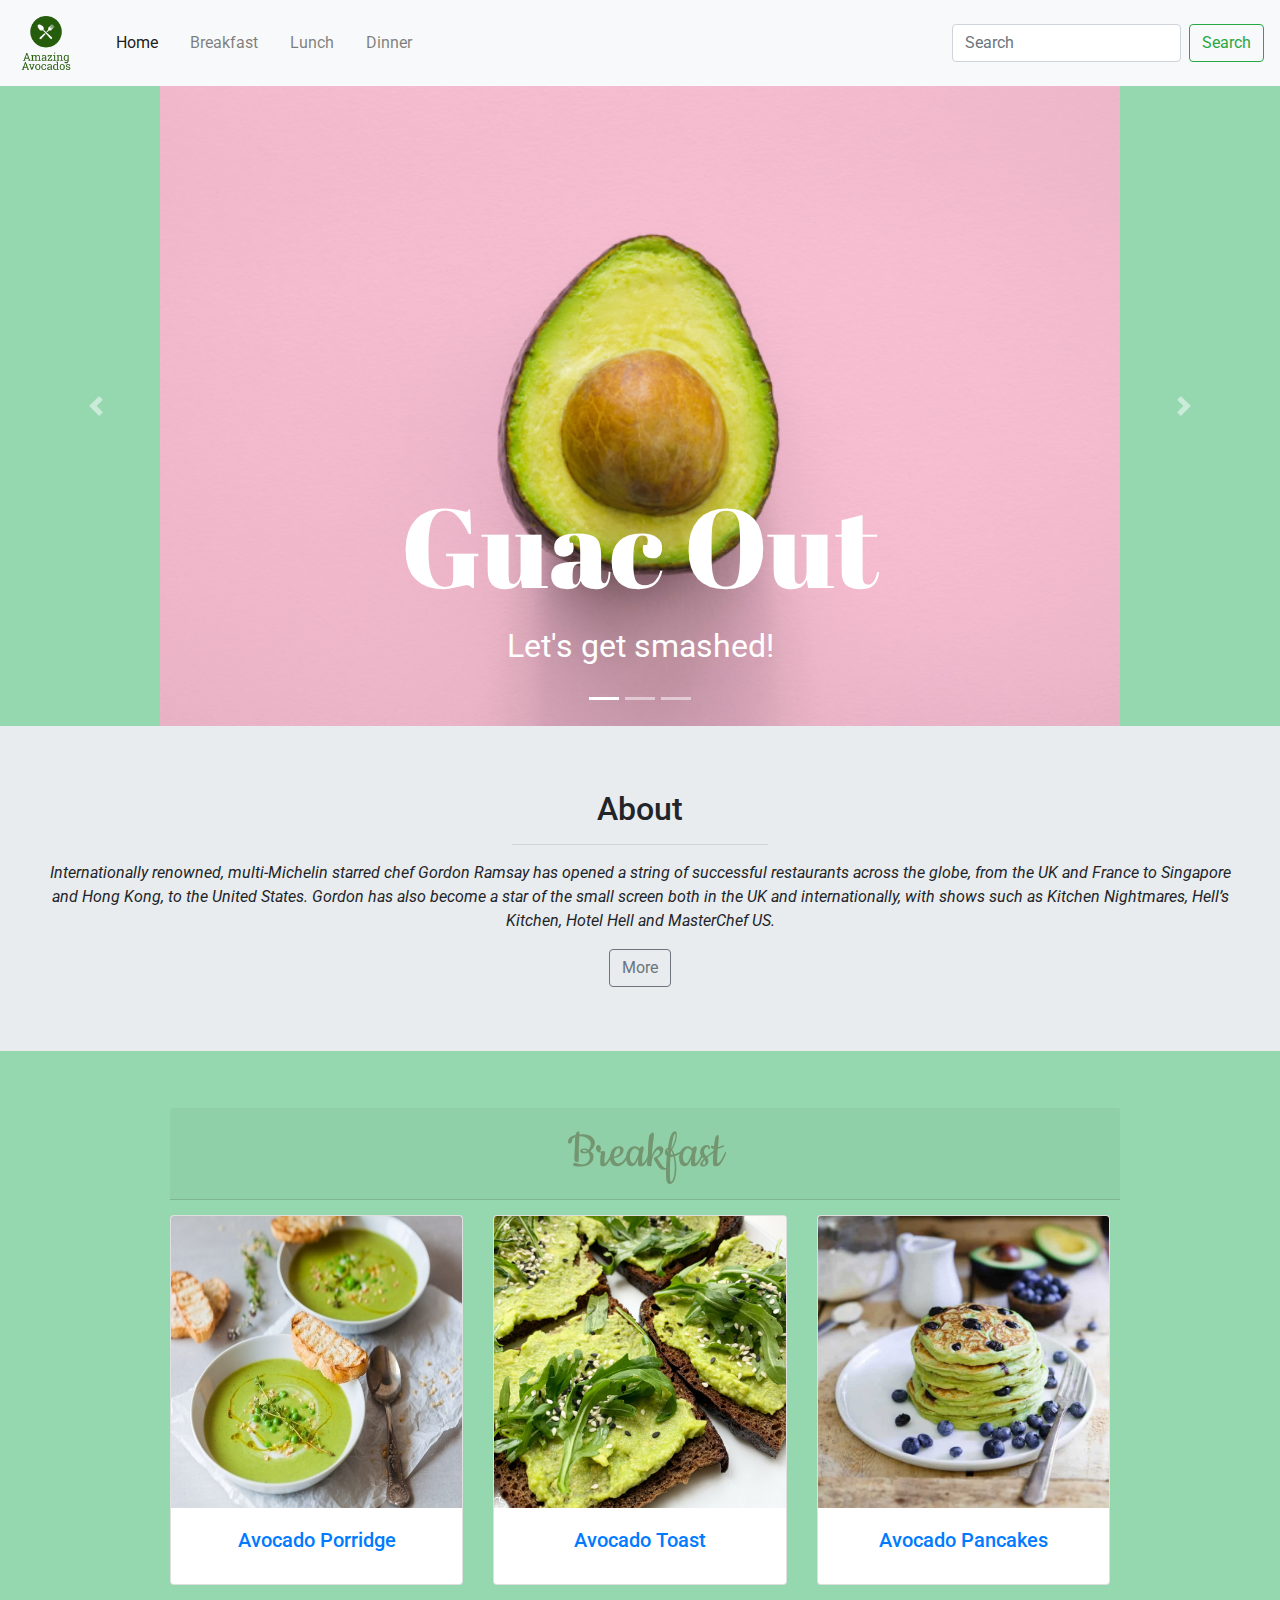
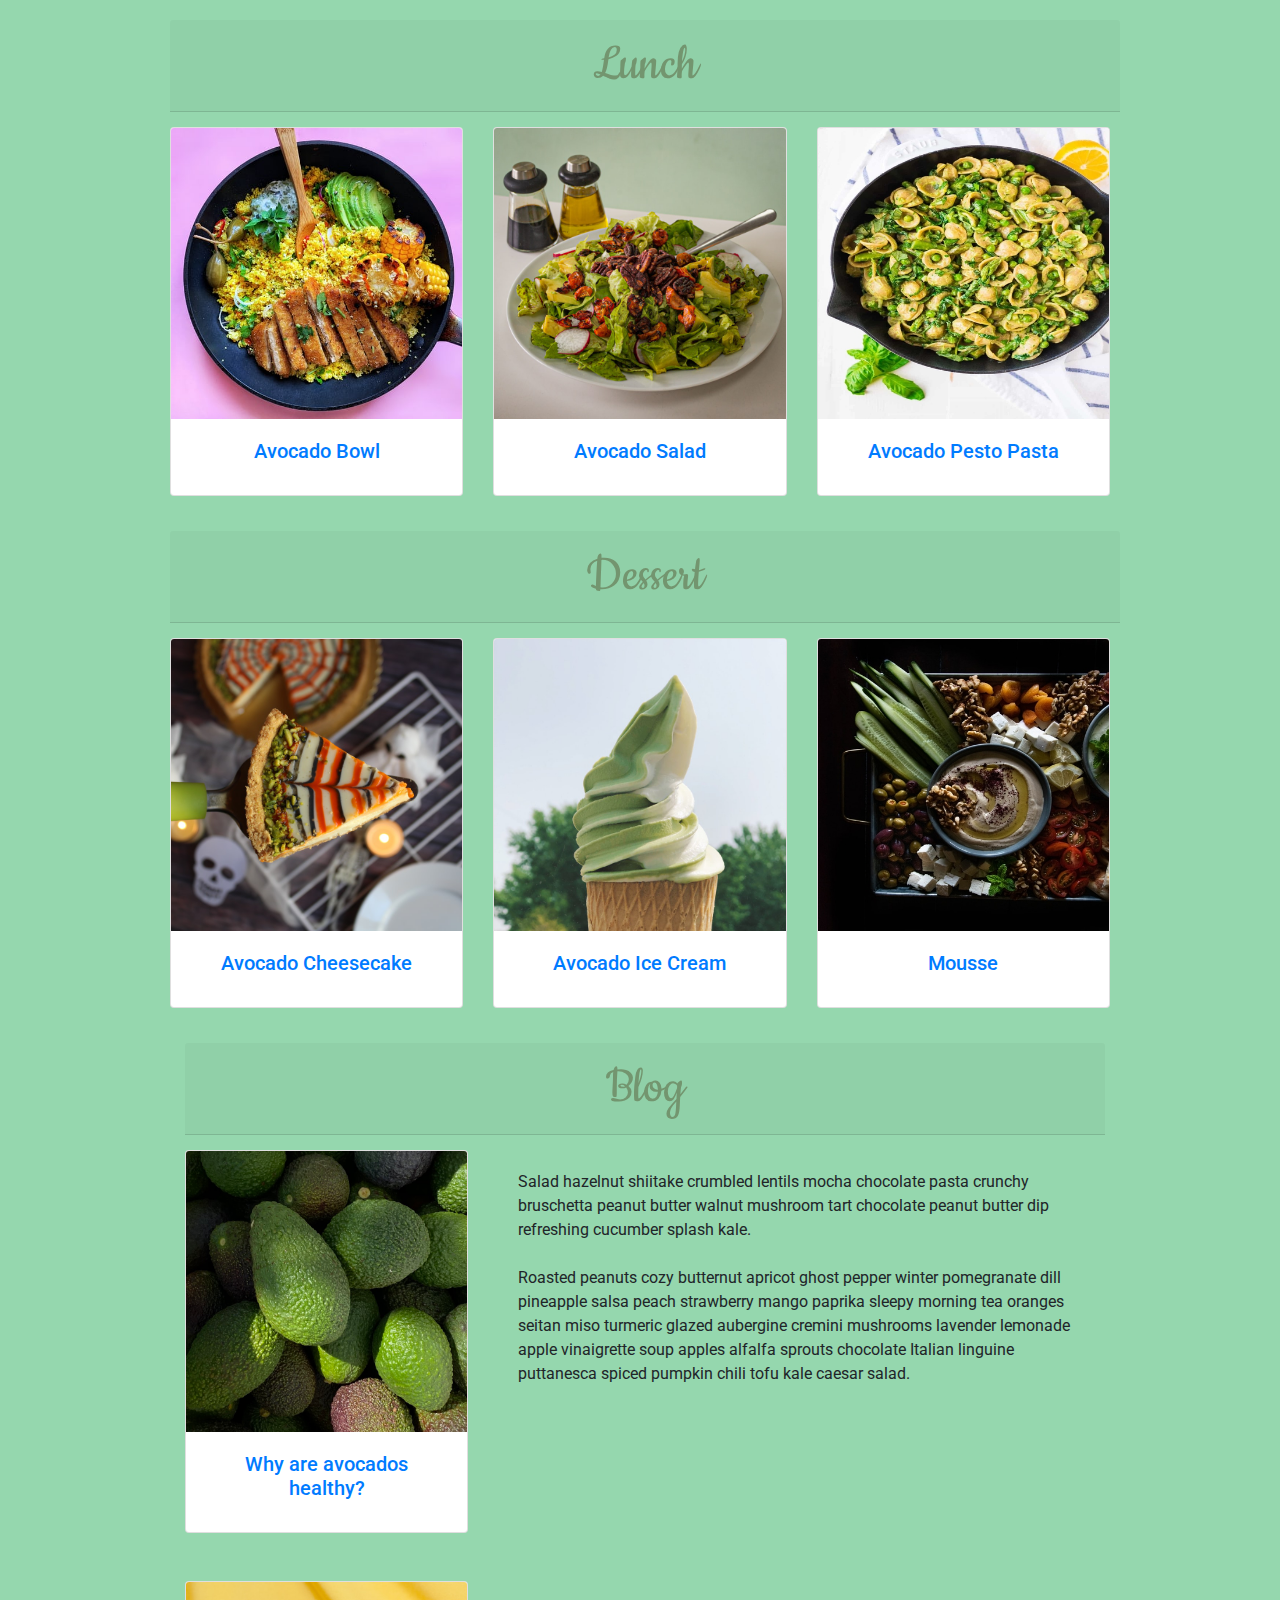
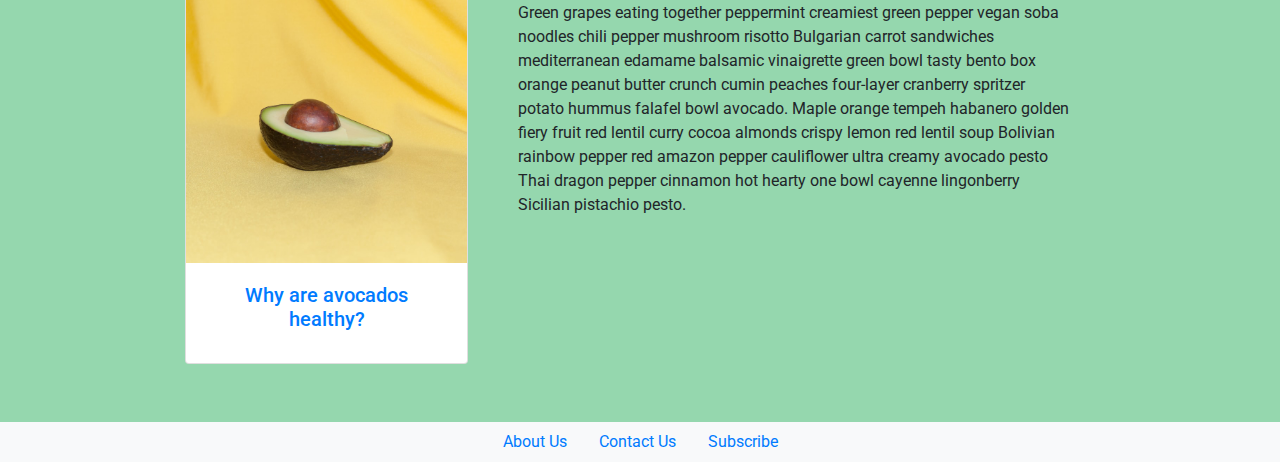
<file: index.html>
<!DOCTYPE html>
<html lang="en">
<head>
    <meta charset="UTF-8">
    <meta name="viewport" content="width=device-width, initial-scale=1.0">
    <title>Document</title>
    <link rel="stylesheet" href="https://maxcdn.bootstrapcdn.com/bootstrap/4.0.0/css/bootstrap.min.css" integrity="sha384-Gn5384xqQ1aoWXA+058RXPxPg6fy4IWvTNh0E263XmFcJlSAwiGgFAW/dAiS6JXm" crossorigin="anonymous">
    <link rel="stylesheet" href="/styles.css">
</head>
<body>

    <!-- HEADER SECTION : LAURA-->

    <!-- NAVBAR -->
    <nav class="navbar navbar-expand-lg navbar-light bg-light sticky-top">
        <a class="navbar-brand" href="#"><img class="logo" src="/img/logo.png"/></a>
        <button class="navbar-toggler" type="button" data-toggle="collapse" data-target="#navbarSupportedContent" aria-controls="navbarSupportedContent" aria-expanded="false" aria-label="Toggle navigation">
          <span class="navbar-toggler-icon"></span>
        </button>
      
        <div class="collapse navbar-collapse" id="navbarSupportedContent">
          <ul class="navbar-nav mr-auto">
            <li class="nav-item active ml-3">
              <a class="nav-link" href="#">Home <span class="sr-only">(current)</span></a>
            </li>
            <li class="nav-item ml-3">
              <a class="nav-link" href="#">Breakfast</a>
            </li>
            <li class="nav-item ml-3">
              <a class="nav-link" href="#">Lunch</a>
            </li>
            <li class="nav-item ml-3">
              <a class="nav-link" href="#">Dinner</a>
            </li>
          </ul>
          <form class="form-inline my-2 my-lg-0">
            <input class="form-control mr-sm-2" type="search" placeholder="Search" aria-label="Search">
            <button class="btn btn-outline-success my-2 my-sm-0" type="submit">Search</button>
          </form>
        </div>
      </nav>

    <!-- HEADER CAROUSEL -->
    <div id="carouselExampleIndicators" class="carousel slide bg-green" data-ride="carousel">
    <div id="carouselExampleIndicators" class="carousel slide" data-ride="carousel">
        <ol class="carousel-indicators">
          <li data-target="#carouselExampleIndicators" data-slide-to="0" class="active"></li>
          <li data-target="#carouselExampleIndicators" data-slide-to="1"></li>
          <li data-target="#carouselExampleIndicators" data-slide-to="2"></li>
        </ol>
        <div class="carousel-inner">
          <div class="carousel-item active">
            <img src="/img/header-2.jpg" class="d-block w-75 mx-auto carousel-img" alt="...">
            <div class="carousel-caption d-none d-md-block">
                <h5 class="carousel-heading">Guac Out</h5>
                <p class="subtitle">Let's get smashed!</p>
              </div>
          </div>
          <div class="carousel-item">
            <img src="/img/header-1.jpg" class="d-block w-75 mx-auto carousel-img" alt="...">
            <div class="carousel-caption d-none d-md-block">
              <h5 class="carousel-heading">Guac Out</h5>
              <p class="subtitle">Let's get smashed!</p>
            </div>
          </div>
          <div class="carousel-item">
            <img src="/img/header-3.jpg" class="d-block w-75 mx-auto carousel-img" alt="...">
            <div class="carousel-caption d-none d-md-block">
              <h5 class="carousel-heading">Guac Out</h5>
              <p class="subtitle">Let's get smashed!</p>
            </div>
          </div>
        </div>
        <a class="carousel-control-prev" href="#carouselExampleIndicators" role="button" data-slide="prev">
          <span class="carousel-control-prev-icon" aria-hidden="true"></span>
          <span class="sr-only">Previous</span>
        </a>
        <a class="carousel-control-next" href="#carouselExampleIndicators" role="button" data-slide="next">
          <span class="carousel-control-next-icon" aria-hidden="true"></span>
          <span class="sr-only">Next</span>
        </a>
      </div>

      <!-- ABOUT SECTION -->

      <div class="jumbotron jumbotron-fluid">
        <div class="text-center">
          <h2 class="subtitle">About</h2>
          <hr>
          <p class="font-italic ml-5 mr-5 text-section">Internationally renowned, multi-Michelin starred chef Gordon Ramsay has opened a string of successful restaurants across the globe, from the UK and France to Singapore and Hong Kong, to the United States. Gordon has also become a star of the small screen both in the UK and internationally, with shows such as Kitchen Nightmares, Hell’s Kitchen, Hotel Hell and MasterChef US.</p>
          <div class="collapse" id="collapseExample">
            <p class="ml-5 mr-5 text-section">
              Red amazon pepper zesty tofu pad thai edamame hummus cherries ginger tofu green bowl naga viper butternut mix overflowing berries chocolate cookie. Sriracha pecans hazelnut shiitake cozy cinnamon oatmeal Italian linguine puttanesca sleepy morning tea mint lime taco salsa grapefruit delightful blueberry scones bruschetta mocha chocolate cayenne ultra creamy avocado pesto picnic salad edamame roasted butternut squash green papaya salad fig arugula cashew salad.
            </p>
          </div>
          <button type="button" class="btn btn-outline-secondary" data-toggle="collapse" data-target="#collapseExample" aria-expanded="false" aria-controls="collapseExample">More</button>
        </div>
      </div>

    <!-- MAIN SECTION : CRIS-->
  
  <div class="card-section w-75">
    <link href='http://fonts.googleapis.com/css?family=Cookie' rel='stylesheet' type='text/css'>

    <div class="row main-rows">
      <div class="col-sm-12 main-column">
        <h4 class="card-header">Breakfast</h4>
      </div>      
        <div class="col-sm-4">
          <div class="card">
            <a class="link-page" href="/recipe.html" target="_blank">
              <img class="card-img-top" src="img/avoc 1.jpg" alt="Card image top"/>
              <div class="card-body">
                  <h6 class="card-title">Avocado Porridge</h6>              
              </div>
            </a>
          </div>
      </div>
      <div class="col-sm-4">
        <div class="card">
          <a class="link-page" href="/recipe.html" target="_blank">
            <img class="card-img-top" src="img/avoc2.jpg" alt="Card image top"/>
            <div class="card-body">
                <h6 class="card-title">Avocado Toast</h6>              
            </div>
          </a>
        </div>
      </div>
      <div class="col-sm-4">
        <div class="card">
          <a class="link-page" href="/recipe.html" target="_blank">
            <img class="card-img-top" src="img/avoc3.jpg" alt="Card image top"/>
            <div class="card-body">
                <h6 class="card-title">Avocado Pancakes</h6>              
            </div>
          </a>
        </div>
      </div>
    
    </div>
    <div class="row main-rows">
      <div class="col-sm-12 main-column">
        <h4 class="card-header">Lunch</h4>
      </div> 
      <div class="col-sm-4">
        <div class="card">
          <a class="link-page" href="/recipe.html" target="_blank">
            <img class="card-img-top" src="img/avoc5.jpg" alt="Card image top"/>
            <div class="card-body">
                  <h6 class="card-title">Avocado Bowl</h6>              
              </div>
            </a>
          </div>
      </div>
      <div class="col-sm-4">
        <div class="card">
          <a class="link-page" href="/recipe.html" target="_blank">
            <img class="card-img-top" src="img/avoc6.jpg" alt="Card image top"/>
            <div class="card-body">
                <h6 class="card-title">Avocado Salad</h6>              
            </div>
          </a>
        </div>
      </div>
      <div class="col-sm-4">
        <div class="card">
          <a class="link-page" href="/recipe.html" target="_blank">
            <img class="card-img-top" src="img/avoc4.jpg" alt="Card image top"/>
            <div class="card-body">
                <h6 class="card-title">Avocado Pesto Pasta</h6>              
            </div>
          </a>
        </div>
      </div>
    
    </div>
    <div class="row main-rows">
      <div class="col-sm-12 main-column">
        <h4 class="card-header">Dessert</h4>
      </div> 
      <div class="col-sm-4">
          <div class="card">
            <a class="link-page" href="/recipe.html" target="_blank">
              <img class="card-img-top" src="img/avoc7.jpg" alt="Card image top"/>
              <div class="card-body">
                  <h6 class="card-title">Avocado Cheesecake</h6>              
              </div>
            </a>
          </div>
      </div>
      <div class="col-sm-4">
        <div class="card">
          <a class="link-page" href="/recipe.html" target="_blank">
            <img class="card-img-top" src="img/avoc8.jpg" alt="Card image top"/>
            <div class="card-body">
                <h6 class="card-title">Avocado Ice Cream</h6>              
            </div>
          </a>
        </div>
      </div>
      <div class="col-sm-4">
        <div class="card">
          <a class="link-page" href="/recipe.html" target="_blank">
            <img class="card-img-top" src="img/avoc9.jpg" alt="Card image mousse"/>
            <div class="card-body">
                <h6 class="card-title">Mousse</h6>              
            </div>
          </a>
        </div>
      </div>        
    </div>
    <div class="container">
      <div class="row main-rows">
        <div class="col-sm-12 main-column">
          <h4 class="card-header">Blog</h4>
        </div> 
        <div class="col-sm-4">
          <div class="card mb-5">
            <a class="link-page" href="/recipe.html" target="_blank">
              <img class="card-img-top" src="img/avoc10.jpg" alt="Card image top"/>
              <div class="card-body">
                  <h6 class="card-title">Why are avocados healthy?</h6>              
              </div>
            </a>
          </div>
        </div>
        <div class="col-sm-8">
            <a class="link-page" href="/recipe.html" target="_blank"></a>
              <div class="card-body">
                <p class="subtitles">Salad hazelnut shiitake crumbled lentils mocha chocolate pasta crunchy bruschetta peanut butter walnut mushroom tart chocolate peanut butter dip refreshing cucumber splash kale.<br><br>Roasted peanuts cozy butternut apricot ghost pepper winter pomegranate dill pineapple salsa peach strawberry mango paprika sleepy morning tea oranges seitan miso turmeric glazed aubergine cremini mushrooms lavender lemonade apple vinaigrette soup apples alfalfa sprouts chocolate Italian linguine puttanesca spiced pumpkin chili tofu kale caesar salad.</p>
              </div>            
          
        </div>
        <div class="col-sm-4">
          <div class="card">
            <a class="link-page" href="/recipe.html" target="_blank">
              <img class="card-img-top" src="img/avoc11.jpg" alt="Card image top"/>
              <div class="card-body">
                  <h6 class="card-title">Why are avocados healthy?</h6>              
              </div>
            </a>
          </div>
        </div>
        <div class="col-sm-8">
            <a class="link-page" href="/recipe.html" target="_blank"></a>
              <div class="card-body">
                <p class="subtitles">Green grapes eating together peppermint creamiest green pepper vegan soba noodles chili pepper mushroom risotto Bulgarian carrot sandwiches mediterranean edamame balsamic vinaigrette green bowl tasty bento box orange peanut butter crunch cumin peaches four-layer cranberry spritzer potato hummus falafel bowl avocado. Maple orange tempeh habanero golden fiery fruit red lentil curry cocoa almonds crispy lemon red lentil soup Bolivian rainbow pepper red amazon pepper cauliflower ultra creamy avocado pesto Thai dragon pepper cinnamon hot hearty one bowl cayenne lingonberry Sicilian pistachio pesto.</p>
              </div>            
          
        </div>
      </div>
    </div>    
  </div>


    <!-- FOOTER SECTION -->
    
    <div class="row bg-light mt-5">
      <div class="col">
        <nav class="nav justify-content-center">
          <a class="nav-link" href="#">About Us</a>
          <a class="nav-link" href="#">Contact Us</a>
          <a class="nav-link" href="#">Subscribe</a>
        </nav>
      </div>
    </div>
    

<script src="https://code.jquery.com/jquery-3.3.1.slim.min.js" integrity="sha384-q8i/X+965DzO0rT7abK41JStQIAqVgRVzpbzo5smXKp4YfRvH+8abtTE1Pi6jizo" crossorigin="anonymous"></script>
<script src="https://cdnjs.cloudflare.com/ajax/libs/popper.js/1.14.6/umd/popper.min.js" integrity="sha384-wHAiFfRlMFy6i5SRaxvfOCifBUQy1xHdJ/yoi7FRNXMRBu5WHdZYu1hA6ZOblgut" crossorigin="anonymous"></script>
<script src="https://stackpath.bootstrapcdn.com/bootstrap/4.2.1/js/bootstrap.min.js" integrity="sha384-B0UglyR+jN6CkvvICOB2joaf5I4l3gm9GU6Hc1og6Ls7i6U/mkkaduKaBhlAXv9k" crossorigin="anonymous"></script>
</body>
</html>
</file>
<file: styles.css>
/* RESETS AND GENERAL STYLES */
@import url('https://fonts.googleapis.com/css2?family=Abril+Fatface&display=swap');
@import url('https://fonts.googleapis.com/css2?family=Roboto:wght@300&display=swap');

/* font-family: 'Abril Fatface', cursive; */
/* font-family: 'Roboto', sans-serif; */

body {
    box-sizing: border-box;
    margin: 0;
    padding: 0;
}

html {
    font-size: 16px;
}

/* ------------------- NAV, HEADER, ABOUT -----------------------  */

.logo {
    height: 60px;
}

.carousel-heading {
    font-size: 7rem;
    font-family: 'Abril Fatface', cursive;
}

.subtitle {
    font-family: 'Roboto', sans-serif;
    font-size: 2rem;
}

.text-section {
    font-family: 'Roboto', sans-serif;
}

.bg-green {
    background-color: #95D7AE;
}

hr {
    width: 20%;
}

.about {
    font-family: 'Roboto', sans-serif;
}

/* ------------------- INDEX MAIN -----------------------  */

.card-section {
    margin: 0 auto;
}

.card-header {
    font-family: 'Cookie', Helvetica, sans-serif;
    text-align: center;
    font-size: 56px;
    font-style: bold;
    color: #73956F;   
}

.card-title {
    text-align: center;
    font-size: 20px;
}

/*
.card {
    padding: 10px;
}

.card-body {
    height: 5px;
    font-size: 22px;
    color: #73956F;
}
*/

.main-column {
    text-align: center;
    font-size: 36px;
    font-style: bold;
    width: 450px;
    margin: 5px; 
    padding: 10px; 
}

.main-rows {
    padding: 10px;
}


/* ------------------- RECIPE MAIN -----------------------  */

.recipeimg {
    width: 400px;
    height: 500px;
    justify-content: left;
}

.heading .description {
    margin-bottom: 15px;
}

.howto {
    margin-top: 15px;
}

.checked {
    color:#95D7AE;
}


/* ------------------- COMMENT SECTION -----------------------  */

.comments-outer {
    border: 1px solid #556B2F;
    border-radius: 3px;
    padding-top: 20px;
    margin-top: 50px;
    margin-bottom: 50px;
}

.commentHeading-big {
    font-size: 12px; 
    padding: 10px; 
    color: black; 
}

.commentHeading-small {
    font-size: 12px; 
    margin: 4px; 
    color: black; 
}

.comment-button {
    margin: 20px; 
    margin-left: 140px;
    background-color: transparent; 
    border-radius: 25px;
    background-color: #556B2F; 
    color: white;
    transition-duration: 0.4s;
    border: white; 
    font-size: 16px; 
    padding: 5px;
}

.comment-button:hover {
    cursor: pointer;
}

.rating-img {
    margin: 2px; 
    height: 50px; 
    width: 50px;
}

.ratings {
    margin: 5px; 
    height: 20px; 
    width: 100px;
}

/*
.comment-cols {
    border: 1px solid  #556B2F; 
    border-radius: 10px;
}

.comment-row {
    margin: 3px; 
    width: 850px;
}
*/
</file>
